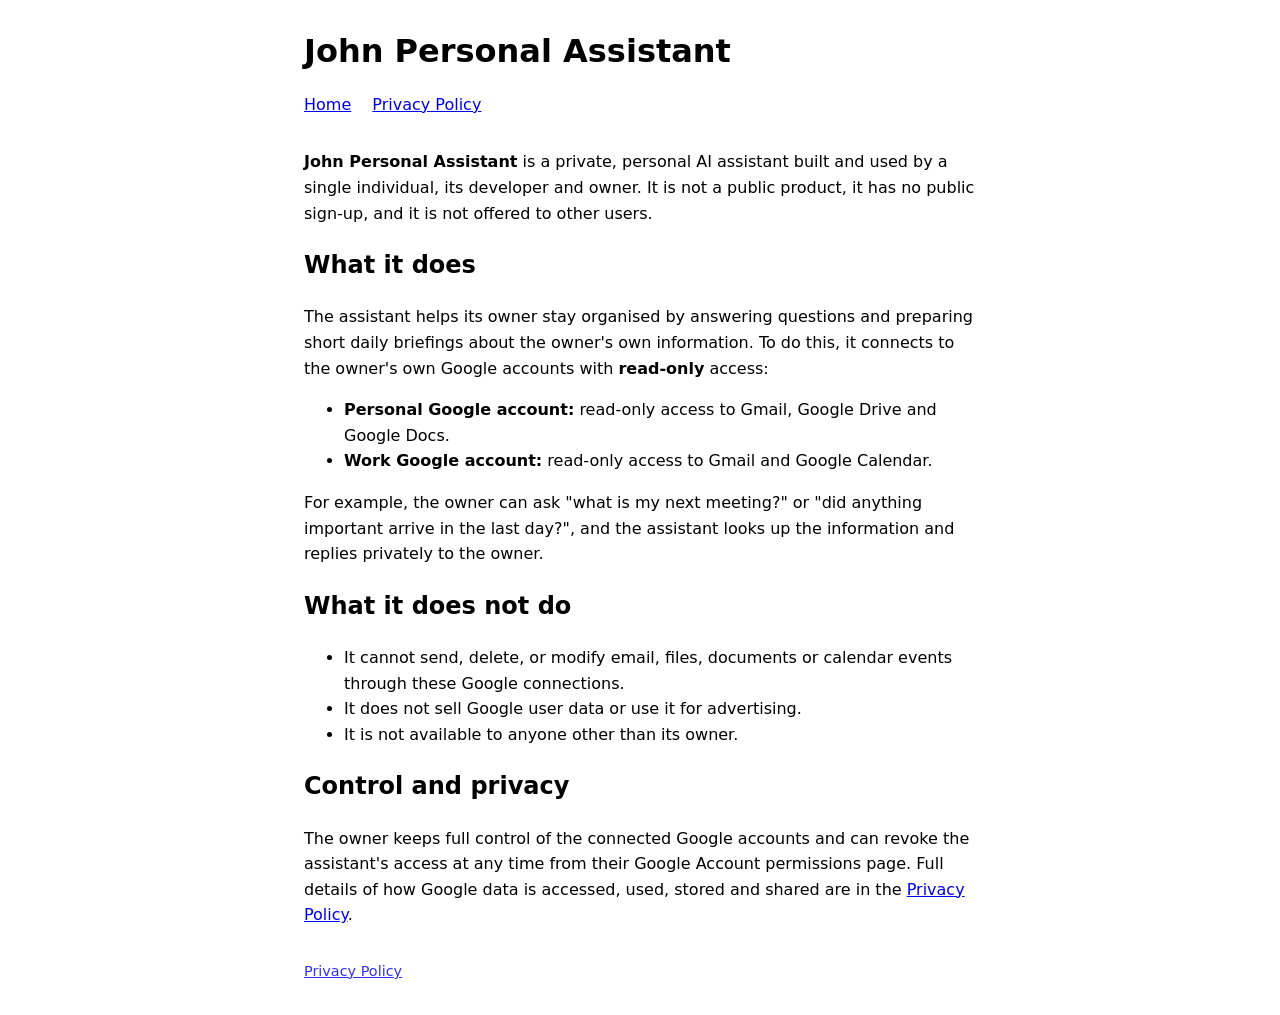
<file: index.html>
<!DOCTYPE html>
<html lang="en">
<head>
  <meta charset="utf-8">
  <meta name="viewport" content="width=device-width, initial-scale=1">
  <title>John Personal Assistant</title>
  <meta name="description" content="John Personal Assistant is a private, personal AI assistant used by one individual to manage their own email, calendar and documents.">
  <link rel="stylesheet" href="style.css">
</head>
<body>
  <header>
    <h1>John Personal Assistant</h1>
    <nav>
      <a href="index.html">Home</a>
      <a href="privacy.html">Privacy Policy</a>
    </nav>
  </header>

  <main>
    <p>
      <strong>John Personal Assistant</strong> is a private, personal AI assistant built and used by a single
      individual, its developer and owner. It is not a public product, it has no public sign-up, and it is not
      offered to other users.
    </p>

    <h2>What it does</h2>
    <p>
      The assistant helps its owner stay organised by answering questions and preparing short daily briefings
      about the owner's own information. To do this, it connects to the owner's own Google accounts with
      <strong>read-only</strong> access:
    </p>
    <ul>
      <li><strong>Personal Google account:</strong> read-only access to Gmail, Google Drive and Google Docs.</li>
      <li><strong>Work Google account:</strong> read-only access to Gmail and Google Calendar.</li>
    </ul>
    <p>
      For example, the owner can ask "what is my next meeting?" or "did anything important arrive in the last
      day?", and the assistant looks up the information and replies privately to the owner.
    </p>

    <h2>What it does not do</h2>
    <ul>
      <li>It cannot send, delete, or modify email, files, documents or calendar events through these Google connections.</li>
      <li>It does not sell Google user data or use it for advertising.</li>
      <li>It is not available to anyone other than its owner.</li>
    </ul>

    <h2>Control and privacy</h2>
    <p>
      The owner keeps full control of the connected Google accounts and can revoke the assistant's access at any
      time from their Google Account permissions page. Full details of how Google data is accessed, used, stored
      and shared are in the <a href="privacy.html">Privacy Policy</a>.
    </p>
  </main>

  <footer>
    <p><a href="privacy.html">Privacy Policy</a></p>
  </footer>
</body>
</html>
</file>
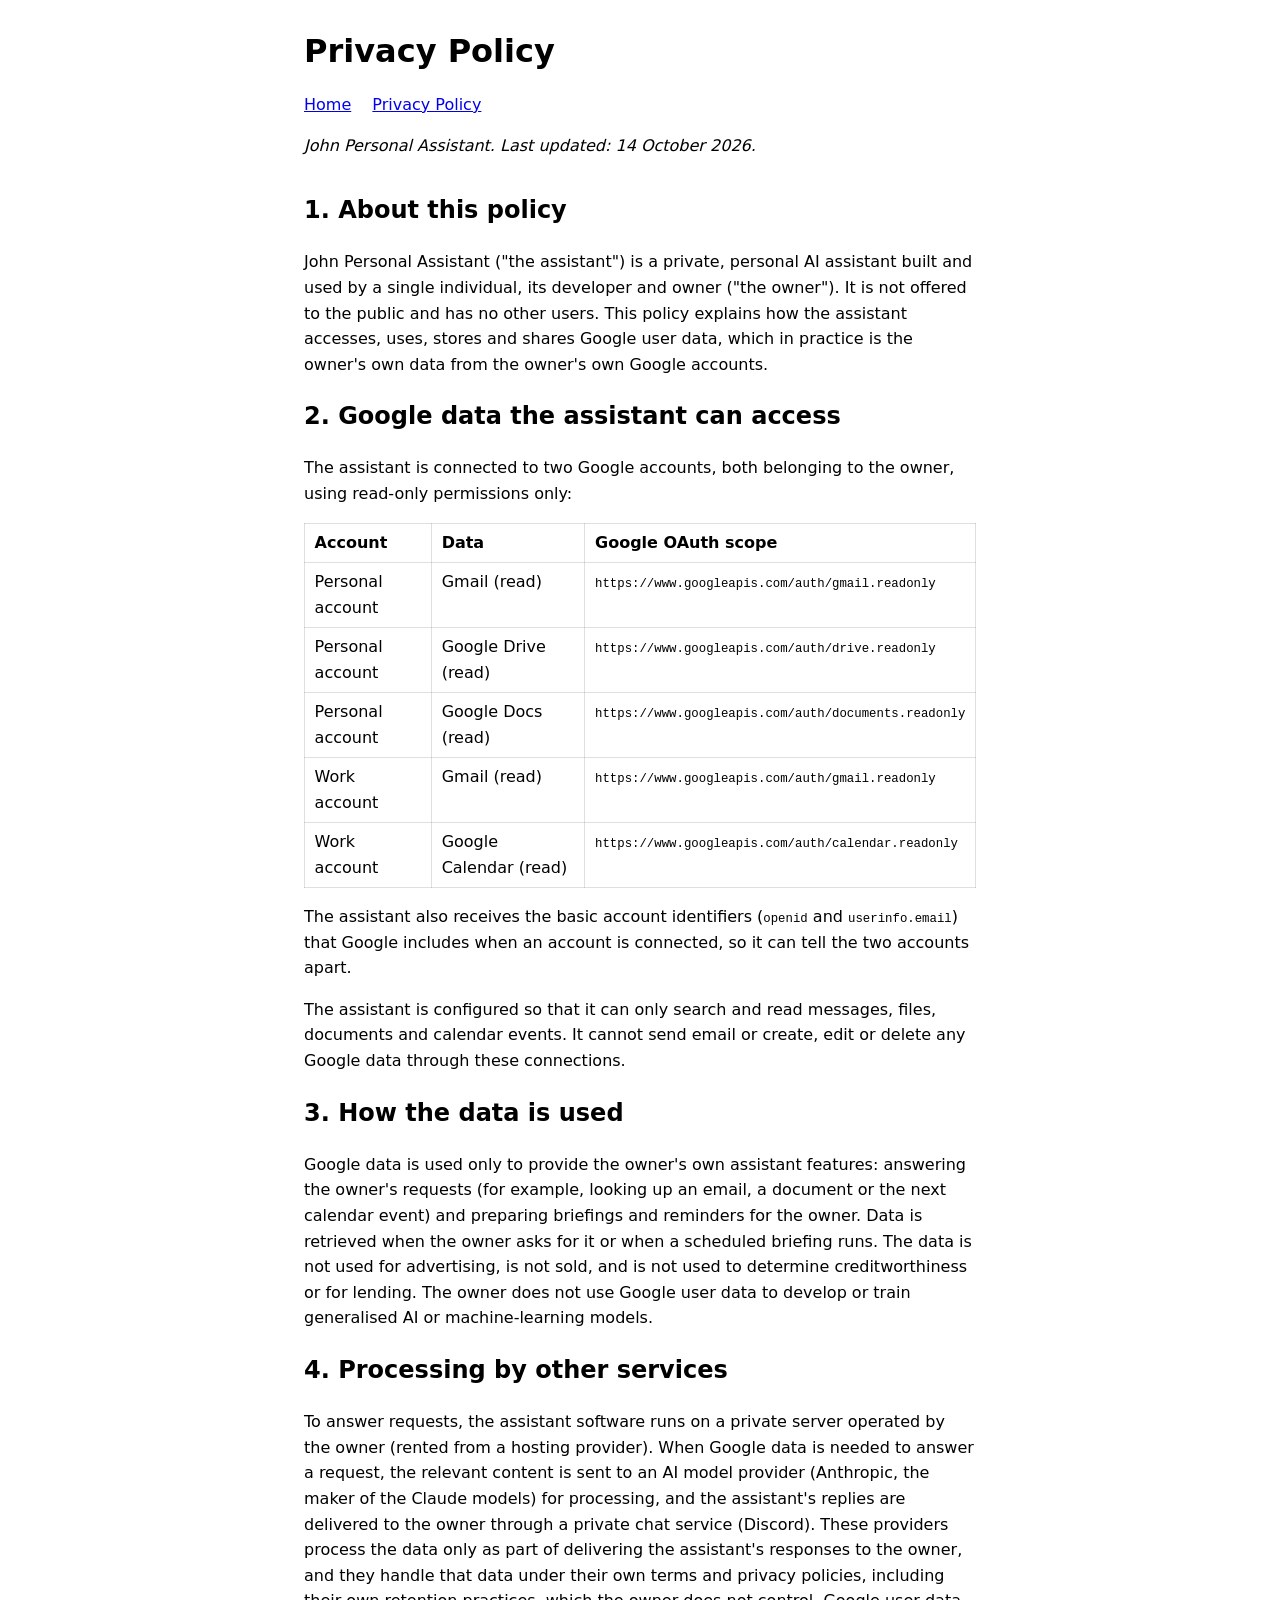
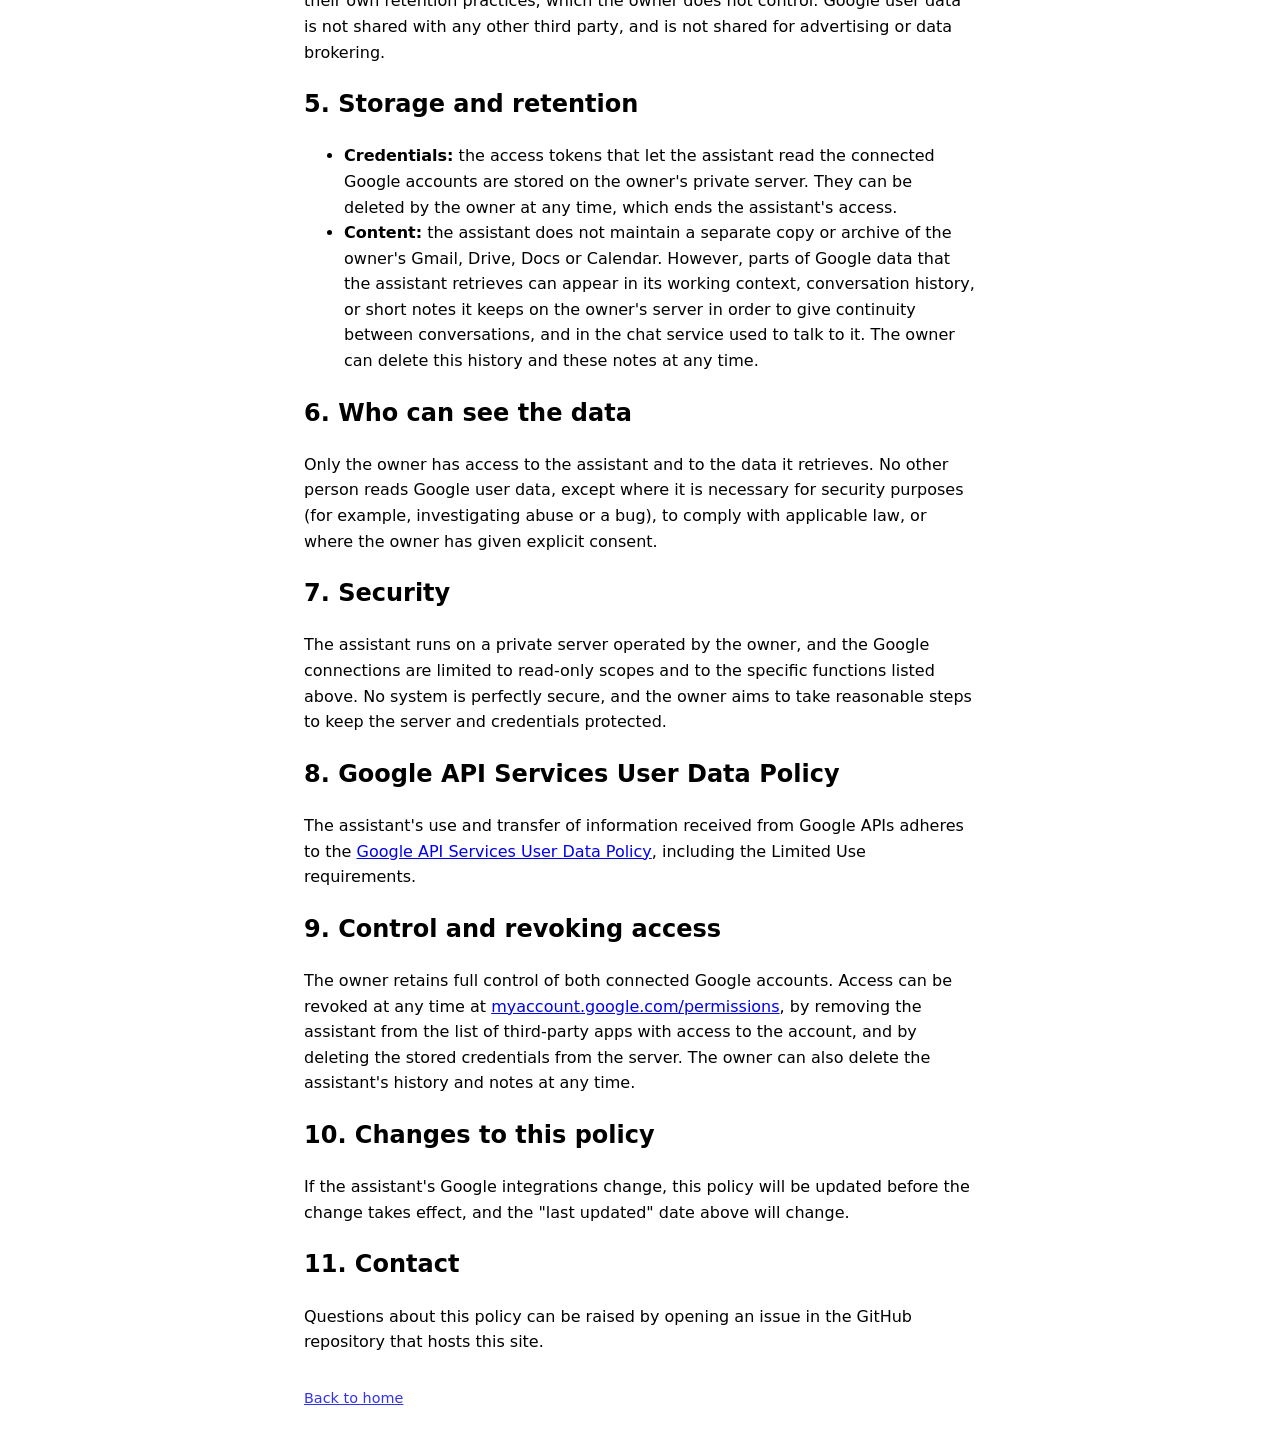
<file: privacy.html>
<!DOCTYPE html>
<html lang="en">
<head>
  <meta charset="utf-8">
  <meta name="viewport" content="width=device-width, initial-scale=1">
  <title>Privacy Policy - John Personal Assistant</title>
  <meta name="description" content="Privacy policy for John Personal Assistant, a private personal AI assistant, describing how it accesses, uses, stores and shares Google user data.">
  <link rel="stylesheet" href="style.css">
</head>
<body>
  <header>
    <h1>Privacy Policy</h1>
    <nav>
      <a href="index.html">Home</a>
      <a href="privacy.html">Privacy Policy</a>
    </nav>
    <p><em>John Personal Assistant. Last updated: 14 October 2026.</em></p>
  </header>

  <main>
    <h2>1. About this policy</h2>
    <p>
      John Personal Assistant ("the assistant") is a private, personal AI assistant built and used by a single
      individual, its developer and owner ("the owner"). It is not offered to the public and has no other users.
      This policy explains how the assistant accesses, uses, stores and shares Google user data, which in
      practice is the owner's own data from the owner's own Google accounts.
    </p>

    <h2>2. Google data the assistant can access</h2>
    <p>The assistant is connected to two Google accounts, both belonging to the owner, using read-only permissions only:</p>
    <table>
      <thead>
        <tr><th>Account</th><th>Data</th><th>Google OAuth scope</th></tr>
      </thead>
      <tbody>
        <tr>
          <td>Personal account</td>
          <td>Gmail (read)</td>
          <td><code>https://www.googleapis.com/auth/gmail.readonly</code></td>
        </tr>
        <tr>
          <td>Personal account</td>
          <td>Google Drive (read)</td>
          <td><code>https://www.googleapis.com/auth/drive.readonly</code></td>
        </tr>
        <tr>
          <td>Personal account</td>
          <td>Google Docs (read)</td>
          <td><code>https://www.googleapis.com/auth/documents.readonly</code></td>
        </tr>
        <tr>
          <td>Work account</td>
          <td>Gmail (read)</td>
          <td><code>https://www.googleapis.com/auth/gmail.readonly</code></td>
        </tr>
        <tr>
          <td>Work account</td>
          <td>Google Calendar (read)</td>
          <td><code>https://www.googleapis.com/auth/calendar.readonly</code></td>
        </tr>
      </tbody>
    </table>
    <p>
      The assistant also receives the basic account identifiers (<code>openid</code> and
      <code>userinfo.email</code>) that Google includes when an account is connected, so it can tell the two
      accounts apart.
    </p>
    <p>
      The assistant is configured so that it can only search and read messages, files, documents and calendar
      events. It cannot send email or create, edit or delete any Google data through these connections.
    </p>

    <h2>3. How the data is used</h2>
    <p>
      Google data is used only to provide the owner's own assistant features: answering the owner's requests
      (for example, looking up an email, a document or the next calendar event) and preparing briefings and
      reminders for the owner. Data is retrieved when the owner asks for it or when a scheduled briefing runs.
      The data is not used for advertising, is not sold, and is not used to determine creditworthiness or for
      lending. The owner does not use Google user data to develop or train generalised AI or machine-learning
      models.
    </p>

    <h2>4. Processing by other services</h2>
    <p>
      To answer requests, the assistant software runs on a private server operated by the owner (rented from a
      hosting provider). When Google data is needed to answer a request, the relevant content is sent to an
      AI model provider (Anthropic, the maker of the Claude models) for processing, and the assistant's replies
      are delivered to the owner through a private chat service (Discord). These providers process the data
      only as part of delivering the assistant's responses to the owner, and they handle that data under their
      own terms and privacy policies, including their own retention practices, which the owner does not control.
      Google user data is not shared with any other third party, and is not shared for advertising or data
      brokering.
    </p>

    <h2>5. Storage and retention</h2>
    <ul>
      <li>
        <strong>Credentials:</strong> the access tokens that let the assistant read the connected Google
        accounts are stored on the owner's private server. They can be deleted by the owner at any time, which
        ends the assistant's access.
      </li>
      <li>
        <strong>Content:</strong> the assistant does not maintain a separate copy or archive of the owner's
        Gmail, Drive, Docs or Calendar. However, parts of Google data that the assistant retrieves can appear in
        its working context, conversation history, or short notes it keeps on the owner's server in order to give
        continuity between conversations, and in the chat service used to talk to it. The owner can delete this
        history and these notes at any time.
      </li>
    </ul>

    <h2>6. Who can see the data</h2>
    <p>
      Only the owner has access to the assistant and to the data it retrieves. No other person reads Google user
      data, except where it is necessary for security purposes (for example, investigating abuse or a bug),
      to comply with applicable law, or where the owner has given explicit consent.
    </p>

    <h2>7. Security</h2>
    <p>
      The assistant runs on a private server operated by the owner, and the Google connections are limited to
      read-only scopes and to the specific functions listed above. No system is perfectly secure, and the owner
      aims to take reasonable steps to keep the server and credentials protected.
    </p>

    <h2>8. Google API Services User Data Policy</h2>
    <p>
      The assistant's use and transfer of information received from Google APIs adheres to the
      <a href="https://developers.google.com/terms/api-services-user-data-policy">Google API Services User Data
      Policy</a>, including the Limited Use requirements.
    </p>

    <h2>9. Control and revoking access</h2>
    <p>
      The owner retains full control of both connected Google accounts. Access can be revoked at any time at
      <a href="https://myaccount.google.com/permissions">myaccount.google.com/permissions</a>, by removing
      the assistant from the list of third-party apps with access to the account, and by deleting the stored
      credentials from the server. The owner can also delete the assistant's history and notes at any time.
    </p>

    <h2>10. Changes to this policy</h2>
    <p>
      If the assistant's Google integrations change, this policy will be updated before the change takes
      effect, and the "last updated" date above will change.
    </p>

    <h2>11. Contact</h2>
    <p>
      Questions about this policy can be raised by opening an issue in the GitHub repository that hosts this site.
    </p>
  </main>

  <footer>
    <p><a href="index.html">Back to home</a></p>
  </footer>
</body>
</html>
</file>
<file: style.css>
:root { color-scheme: light dark; }
body {
  font-family: system-ui, -apple-system, "Segoe UI", Roboto, sans-serif;
  line-height: 1.6;
  max-width: 42rem;
  margin: 2rem auto;
  padding: 0 1rem;
}
header, footer { margin: 2rem 0; }
nav a { margin-right: 1rem; }
h1 { line-height: 1.2; }
code { font-size: 0.95em; }
table { border-collapse: collapse; width: 100%; }
th, td { border: 1px solid #8884; padding: 0.4rem 0.6rem; text-align: left; vertical-align: top; }
footer { font-size: 0.9rem; opacity: 0.8; }
</file>
